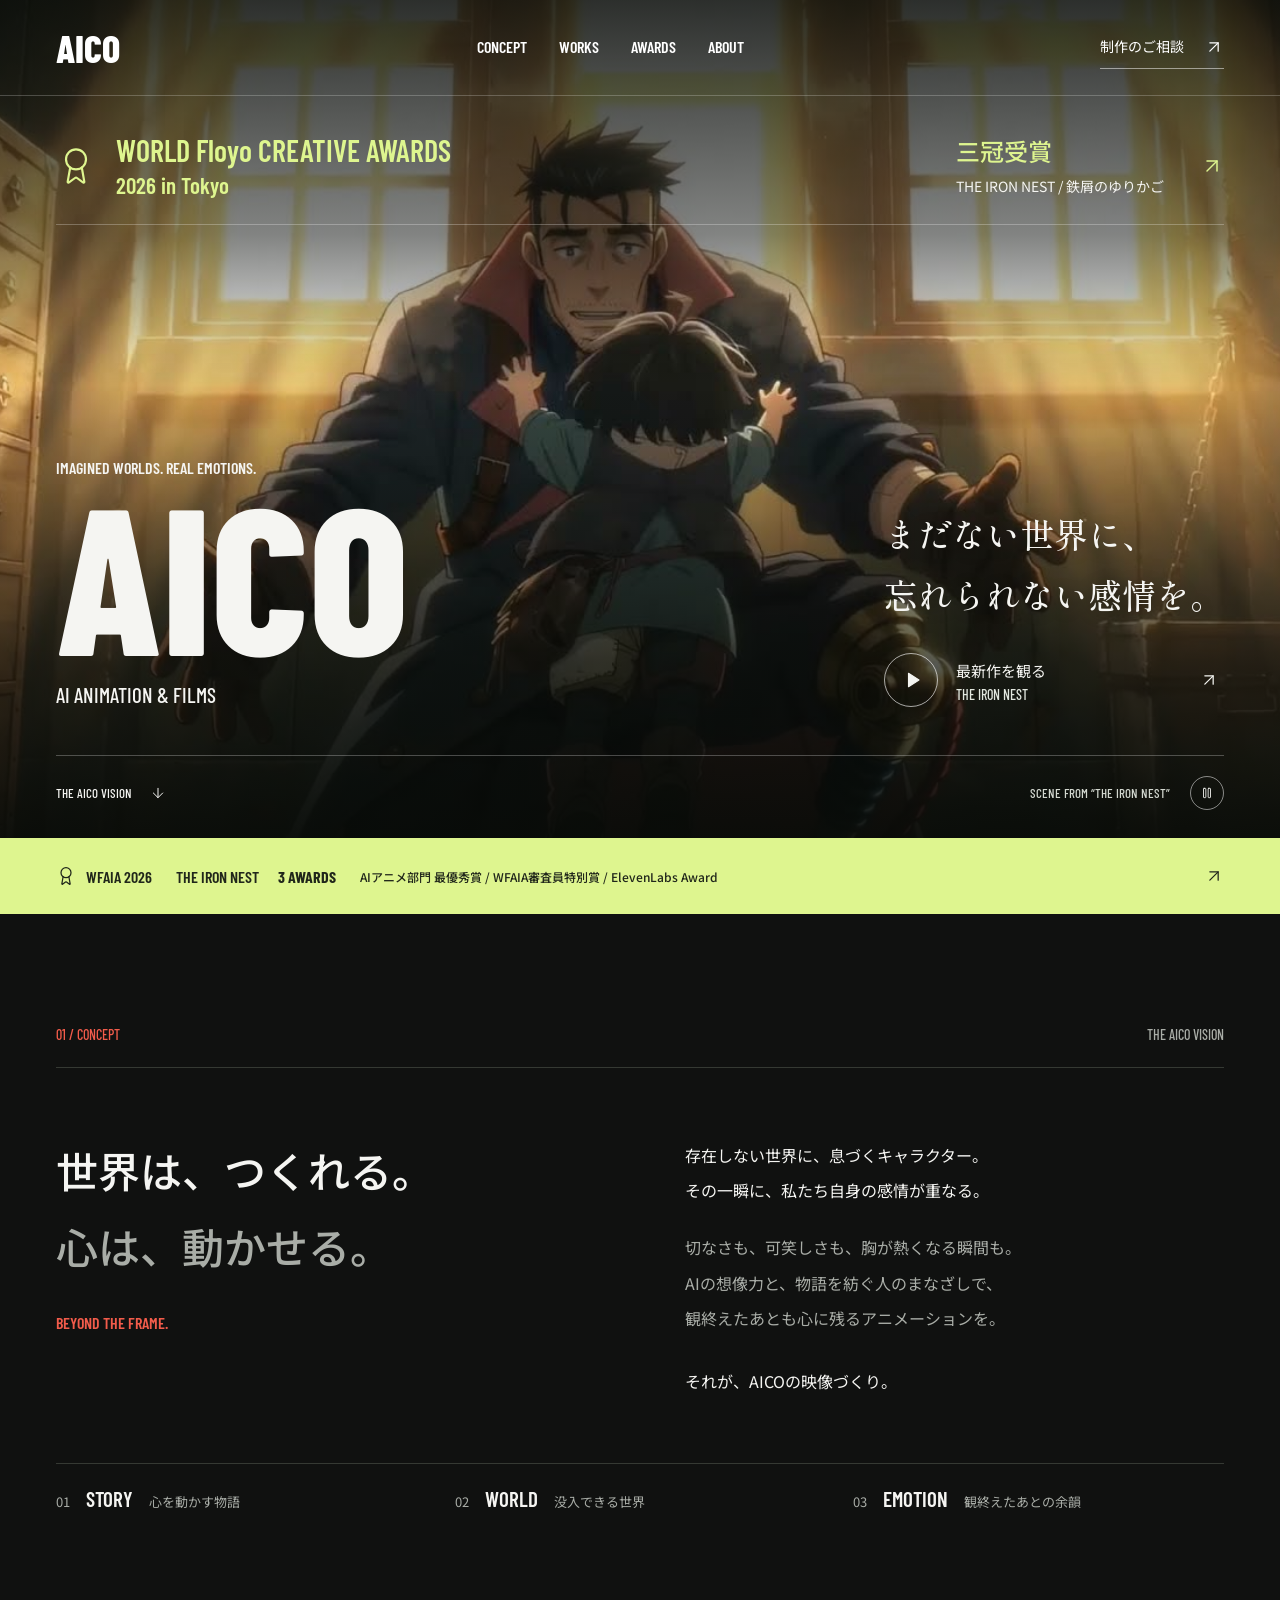
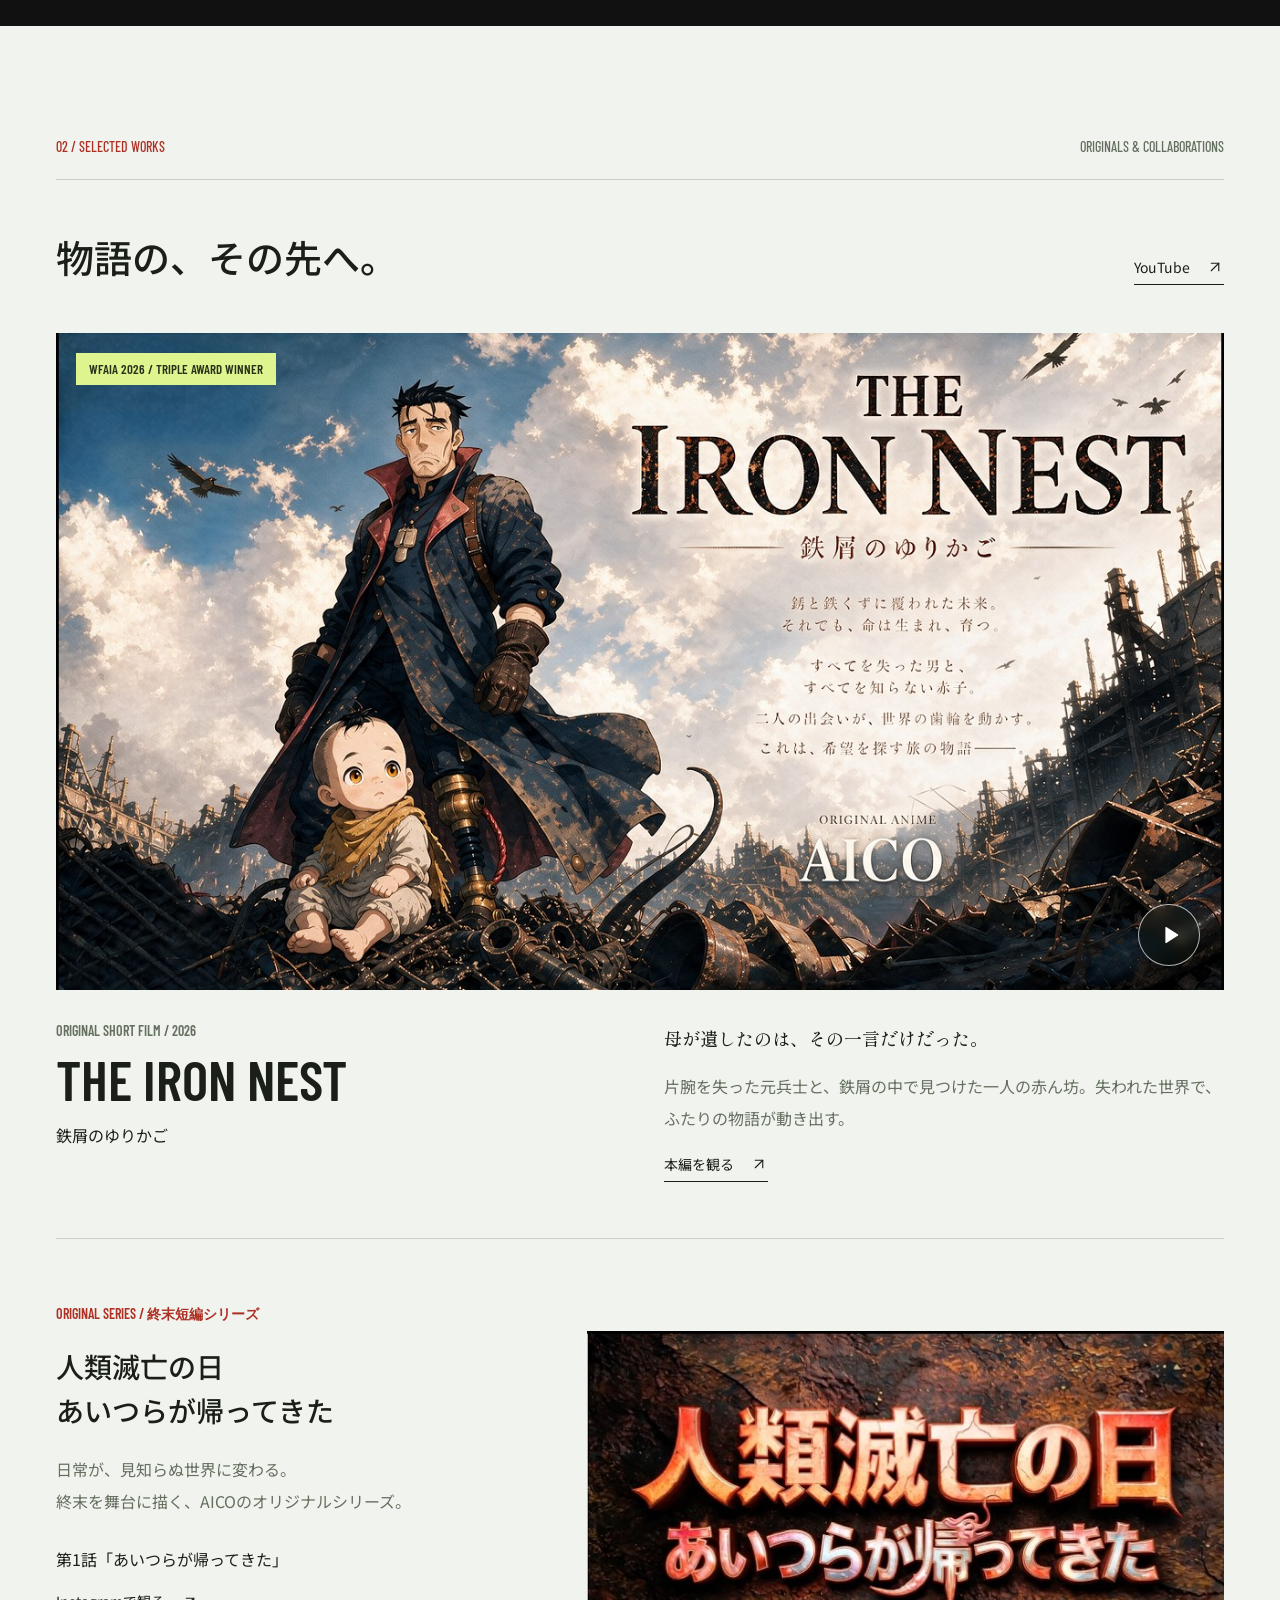
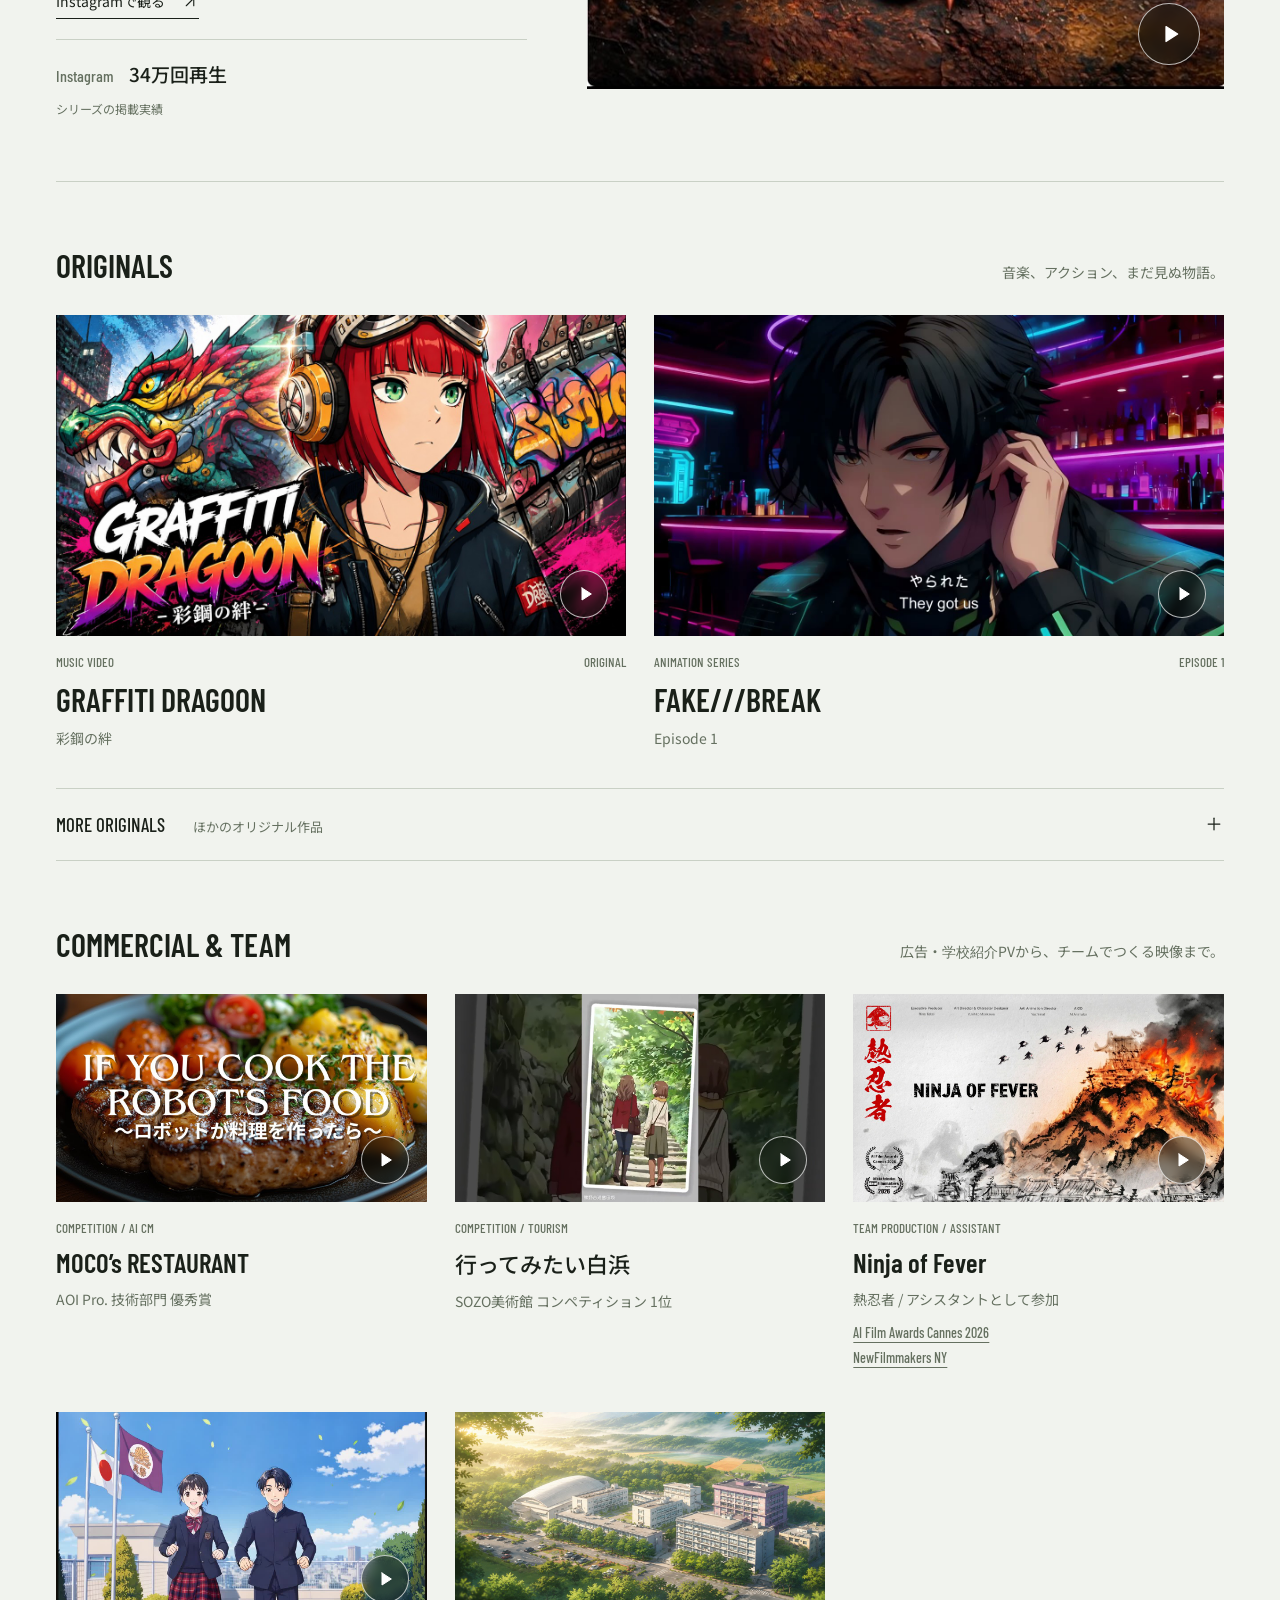
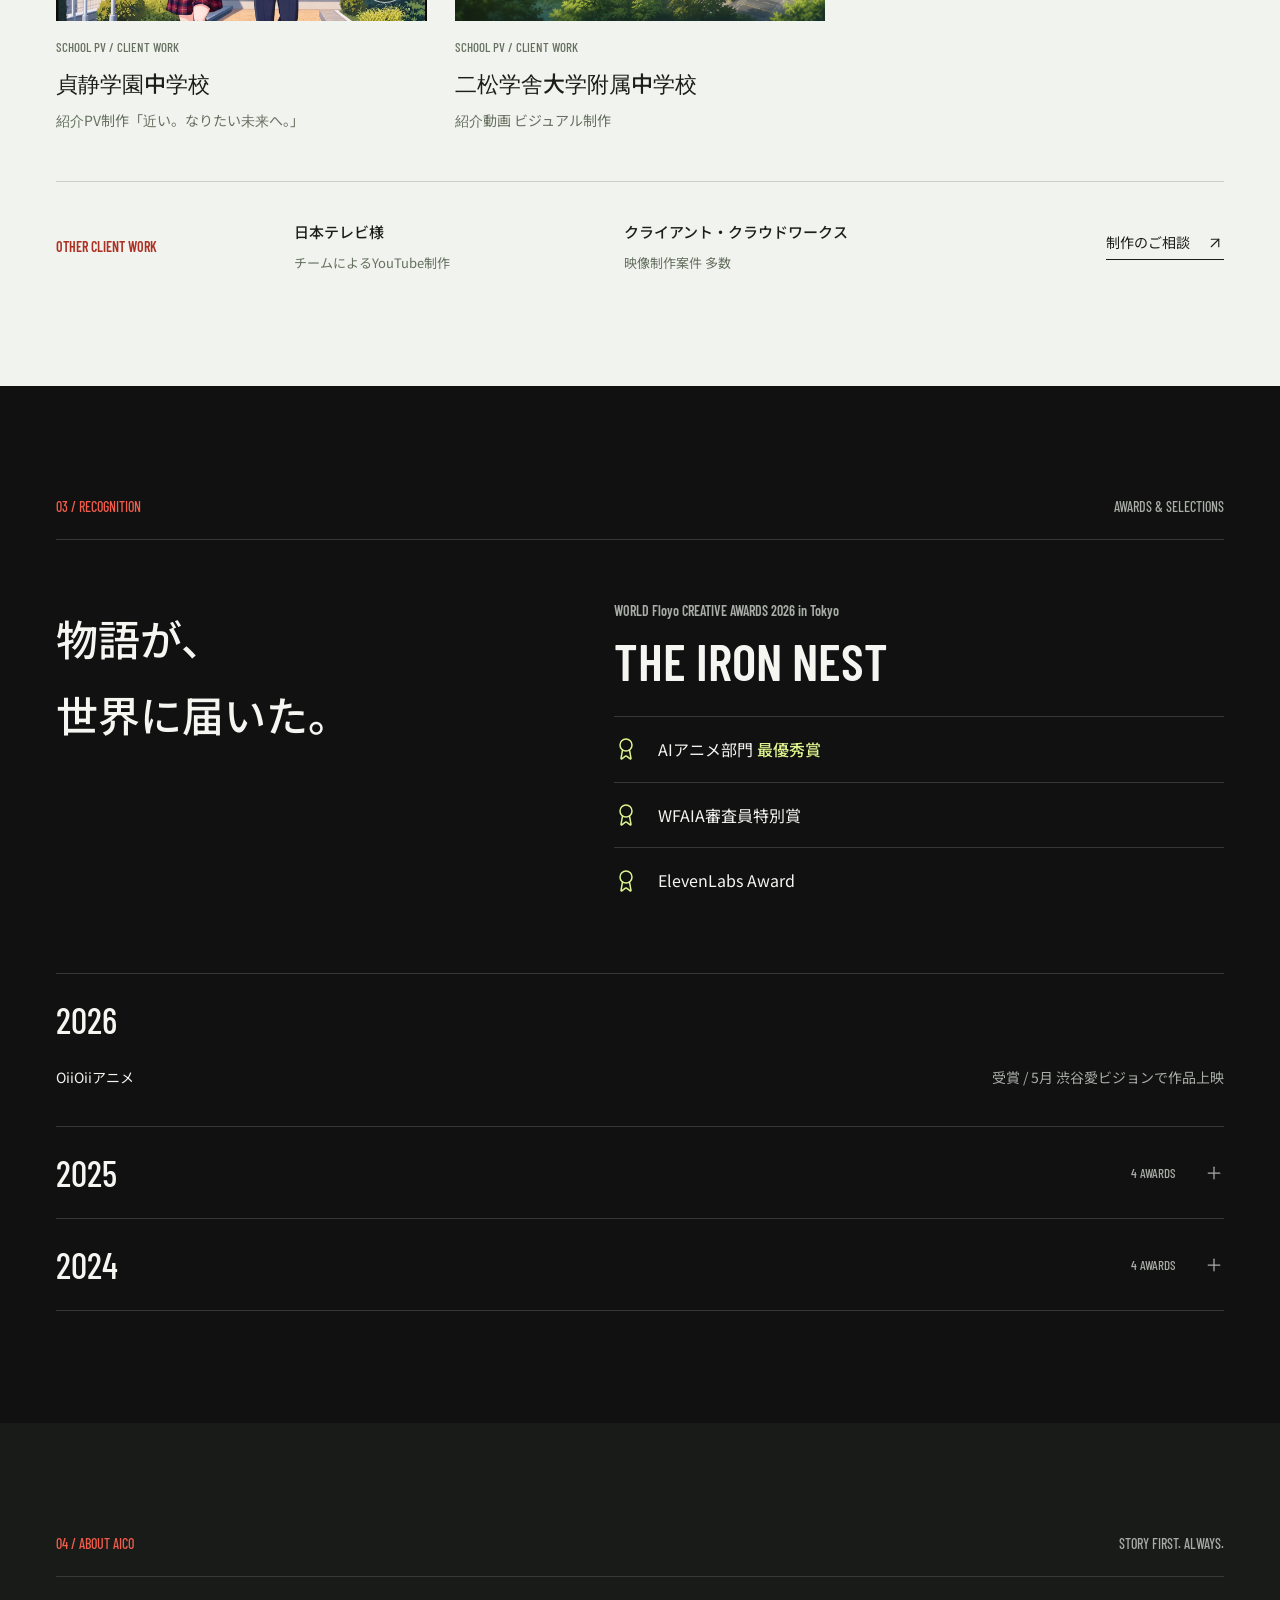
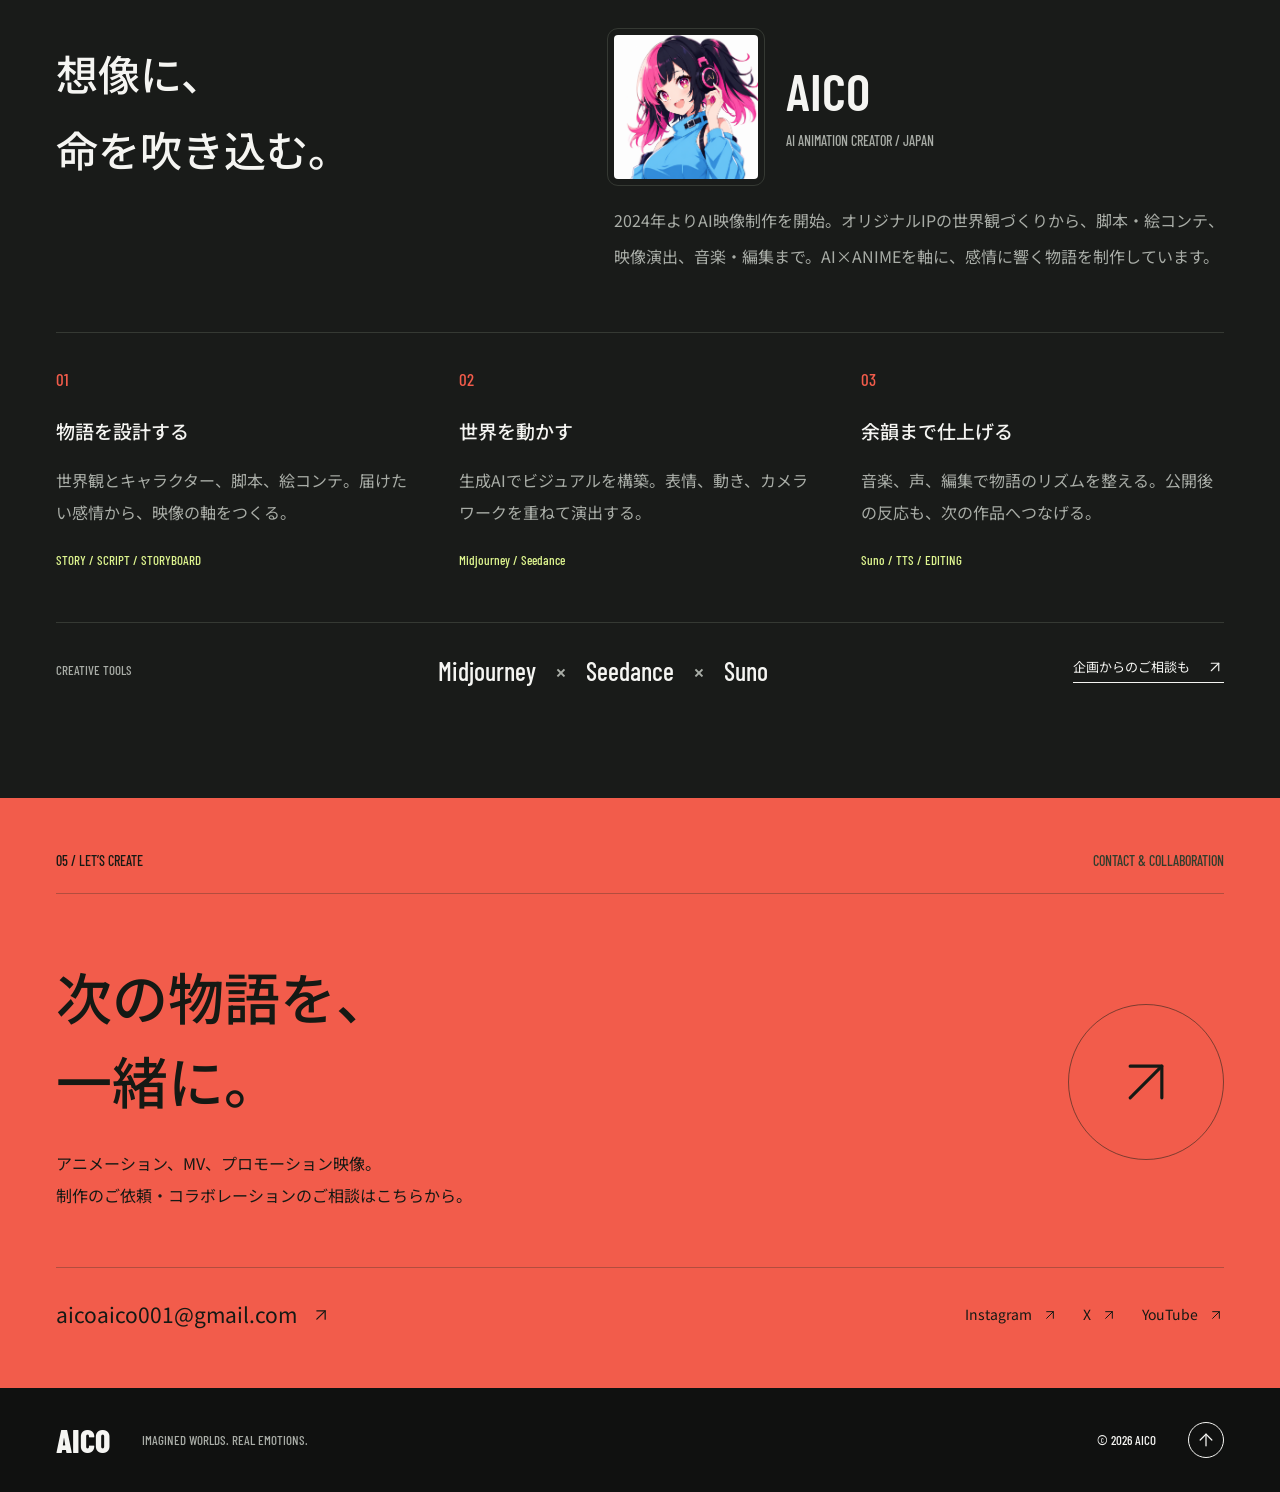
<file: index.html>
<!DOCTYPE html>
<html lang="ja">
<head>
  <meta charset="UTF-8">
  <meta name="viewport" content="width=device-width, initial-scale=1">
  <meta name="theme-color" content="#101110">
  <meta name="referrer" content="strict-origin-when-cross-origin">
  <title>AICO | まだない世界に、忘れられない感情を。</title>
  <meta name="description" content="AIアニメーション作家 AICO。まだない世界に、忘れられない感情を。WFAIA 2026三冠の『THE IRON NEST』をはじめ、オリジナルアニメ、MV、クライアントワークを制作。">
  <link rel="icon" href="favicon.svg" type="image/svg+xml">
  <link rel="preload" as="font" type="font/woff2" href="assets/barlow-3.woff2" crossorigin>
  <link rel="stylesheet" href="fonts.css">
  <link rel="preload" as="image" href="assets/iron-maxres3.jpg" fetchpriority="high">
  <link rel="stylesheet" href="style.css">
  <script src="assets/lucide.min.js" defer></script>
  <script src="main.js" defer></script>
</head>
<body>
  <a class="skip-link" href="#main">本文へ</a>
  <header class="site-header" id="site-header">
    <a class="wordmark" href="#top" aria-label="AICO トップへ">AICO</a>
    <nav class="desktop-nav" aria-label="メインナビゲーション"><a href="#concept">CONCEPT</a><a href="#works">WORKS</a><a href="#awards">AWARDS</a><a href="#about">ABOUT</a></nav>
    <a class="header-contact" href="#contact">制作のご相談 <i data-lucide="arrow-up-right" aria-hidden="true"></i></a>
    <button class="icon-button menu-toggle" id="menu-toggle" type="button" aria-label="メニューを開く" aria-expanded="false" aria-controls="mobile-nav" title="メニュー"><i data-lucide="menu" aria-hidden="true"></i></button>
    <nav id="mobile-nav" class="mobile-nav" aria-label="モバイルナビゲーション" hidden><a href="#concept">CONCEPT <span>コンセプト</span></a><a href="#works">WORKS <span>作品</span></a><a href="#awards">AWARDS <span>受賞歴</span></a><a href="#about">ABOUT <span>AICOについて</span></a><a href="#contact">CONTACT <span>制作のご相談</span></a></nav>
  </header>
  <main id="main">
    <section class="hero" id="top" aria-label="AICO AI Animation & Films">
      <div class="hero-media" aria-hidden="true"><img class="hero-still" src="assets/iron-maxres3.jpg" alt="" width="1280" height="720" fetchpriority="high"></div>
      <a class="hero-accolade" href="#awards" aria-label="WORLD Floyo CREATIVE AWARDS 2026 in Tokyo 三冠受賞の詳細へ">
        <i data-lucide="award" aria-hidden="true"></i>
        <span class="hero-accolade-title"><span>WORLD Floyo CREATIVE AWARDS</span><span>2026 in Tokyo</span></span>
        <span class="hero-accolade-result"><strong>三冠受賞</strong><span>THE IRON NEST / 鉄屑のゆりかご</span></span>
        <i class="accolade-arrow" data-lucide="arrow-up-right" aria-hidden="true"></i>
      </a>
      <div class="hero-content">
        <div class="hero-identity"><p class="eyebrow">IMAGINED WORLDS. REAL EMOTIONS.</p><h1>AICO</h1><p class="hero-role">AI ANIMATION &amp; FILMS</p></div>
        <div class="hero-statement"><p class="hero-concept">まだない世界に、<br>忘れられない感情を。</p><a class="watch-link" href="https://www.youtube.com/watch?v=h-4i_7Ld2OE" data-film="h-4i_7Ld2OE" data-title="THE IRON NEST / 鉄屑のゆりかご" aria-label="最新作 THE IRON NESTを観る"><span class="play-circle"><i data-lucide="play" aria-hidden="true"></i></span><span>最新作を観る<small>THE IRON NEST</small></span><i data-lucide="arrow-up-right" aria-hidden="true"></i></a></div>
      </div>
      <div class="hero-bottom"><a href="#concept">THE AICO VISION <i data-lucide="arrow-down" aria-hidden="true"></i></a><span class="hero-credit">SCENE FROM “THE IRON NEST”</span><button class="icon-button motion-toggle" id="motion-toggle" aria-label="背景の動きを一時停止" aria-pressed="false" title="背景の動きを一時停止" type="button"><i data-lucide="pause" aria-hidden="true"></i></button></div>
    </section>
    <a class="recognition-strip" href="#awards"><span class="recognition-label"><i data-lucide="award" aria-hidden="true"></i> WFAIA 2026</span><span>THE IRON NEST <b>3 AWARDS</b></span><span class="recognition-detail">AIアニメ部門 最優秀賞 / WFAIA審査員特別賞 / ElevenLabs Award</span><i data-lucide="arrow-up-right" aria-hidden="true"></i></a>
    <section class="section concept-section" id="concept">
      <div class="section-index"><span>01 / CONCEPT</span><span>THE AICO VISION</span></div>
      <div class="concept-layout"><div class="concept-title"><h2>世界は、つくれる。<br><span>心は、動かせる。</span></h2><p class="concept-english">BEYOND THE FRAME.</p></div><div class="concept-copy"><p>存在しない世界に、息づくキャラクター。<br>その一瞬に、私たち自身の感情が重なる。</p><p>切なさも、可笑しさも、胸が熱くなる瞬間も。<br>AIの想像力と、物語を紡ぐ人のまなざしで、<br>観終えたあとも心に残るアニメーションを。</p><p class="concept-signature">それが、AICOの映像づくり。</p></div></div>
      <div class="concept-values"><span>01 <b>STORY</b> 心を動かす物語</span><span>02 <b>WORLD</b> 没入できる世界</span><span>03 <b>EMOTION</b> 観終えたあとの余韻</span></div>
    </section>
    <section class="section works-section" id="works">
      <div class="section-index"><span>02 / SELECTED WORKS</span><span>ORIGINALS &amp; COLLABORATIONS</span></div>
      <div class="section-heading"><h2>物語の、その先へ。</h2><a class="text-link" href="https://www.youtube.com/@ai_anime_AICO" target="_blank" rel="noopener">YouTube <i data-lucide="arrow-up-right" aria-hidden="true"></i></a></div>
      <article class="featured-film" id="featured">
        <a class="film-image featured-image" href="https://www.youtube.com/watch?v=h-4i_7Ld2OE" data-film="h-4i_7Ld2OE" data-title="THE IRON NEST / 鉄屑のゆりかご" aria-label="THE IRON NEST 鉄屑のゆりかごを再生"><img src="assets/h-4i_7Ld2OE.jpg" width="1280" height="720" alt="鉄屑の世界に立つ元兵士と赤ん坊。THE IRON NESTのポスター" loading="lazy"><span class="film-badge">WFAIA 2026 / TRIPLE AWARD WINNER</span><span class="image-play"><i data-lucide="play" aria-hidden="true"></i></span></a>
        <div class="featured-info"><div><p class="eyebrow">ORIGINAL SHORT FILM / 2026</p><h3>THE IRON NEST</h3><p class="film-jp">鉄屑のゆりかご</p></div><div class="featured-description"><p class="logline">母が遺したのは、その一言だけだった。</p><p>片腕を失った元兵士と、鉄屑の中で見つけた一人の赤ん坊。失われた世界で、ふたりの物語が動き出す。</p><a class="text-link" href="https://www.youtube.com/watch?v=h-4i_7Ld2OE" data-film="h-4i_7Ld2OE" data-title="THE IRON NEST / 鉄屑のゆりかご">本編を観る <i data-lucide="arrow-up-right" aria-hidden="true"></i></a></div></div>
      </article>
      <div id="additional-works">
        <article class="series-feature" id="videos">
          <div class="series-copy"><p class="eyebrow">ORIGINAL SERIES / 終末短編シリーズ</p><h3>人類滅亡の日<br>あいつらが帰ってきた</h3><p>日常が、見知らぬ世界に変わる。<br>終末を舞台に描く、AICOのオリジナルシリーズ。</p><p class="episode-label">第1話「あいつらが帰ってきた」</p><a class="text-link" href="https://www.instagram.com/reel/DZKYTdDCmfH/" target="_blank" rel="noopener" aria-label="人類滅亡の日あいつらが帰ってきた 第1話をInstagramで観る（新しいタブ）">Instagramで観る <i data-lucide="arrow-up-right" aria-hidden="true"></i></a><p class="series-stat">Instagram <strong>34万回再生</strong><span>シリーズの掲載実績</span></p></div>
          <a class="film-image" href="https://www.instagram.com/reel/DZKYTdDCmfH/" target="_blank" rel="noopener" aria-label="人類滅亡の日あいつらが帰ってきた 第1話をInstagramで観る（新しいタブ）"><img src="assets/ykMIA1uqmKk.jpg" width="640" height="480" loading="lazy" alt="人類滅亡の日あいつらが帰ってきたのタイトルビジュアル"><span class="image-play"><i data-lucide="play" aria-hidden="true"></i></span></a>
        </article>
        <div class="works-subheading"><h3>ORIGINALS</h3><p>音楽、アクション、まだ見ぬ物語。</p></div>
        <div class="film-grid">
          <article class="film-item"><a class="film-image" href="https://www.youtube.com/watch?v=5lQveOvMK58" data-film="5lQveOvMK58" data-title="GRAFFITI DRAGOON / 彩鋼の絆" aria-label="GRAFFITI DRAGOON 彩鋼の絆を再生"><img src="assets/5lQveOvMK58.jpg" width="1280" height="720" alt="赤い髪の少女と色鮮やかなドラゴン。GRAFFITI DRAGOONのビジュアル" loading="lazy"><span class="image-play"><i data-lucide="play" aria-hidden="true"></i></span></a><div class="film-meta"><span>MUSIC VIDEO</span><span>ORIGINAL</span></div><h4>GRAFFITI DRAGOON</h4><p>彩鋼の絆</p></article>
          <article class="film-item"><a class="film-image" href="https://www.youtube.com/watch?v=3lzOAp7yBGw" data-film="3lzOAp7yBGw" data-title="FAKE///BREAK / Episode 1" aria-label="FAKE BREAK Episode 1を再生"><img src="assets/3lzOAp7yBGw.jpg" width="1280" height="720" alt="ネオンに照らされた男性。FAKE BREAKのワンシーン" loading="lazy"><span class="image-play"><i data-lucide="play" aria-hidden="true"></i></span></a><div class="film-meta"><span>ANIMATION SERIES</span><span>EPISODE 1</span></div><h4>FAKE///BREAK</h4><p>Episode 1</p></article>
        </div>
        <details class="more-works"><summary><span>MORE ORIGINALS <small>ほかのオリジナル作品</small></span><i data-lucide="plus" aria-hidden="true"></i></summary><div class="film-grid archive-grid">
          <article class="film-item"><a class="film-image" href="https://www.youtube.com/watch?v=GFlXmtO8fdo" data-film="GFlXmtO8fdo" data-title="GRID BREAK / 第1話 カクカクした世界" aria-label="GRID BREAK 第1話を再生"><img src="assets/GFlXmtO8fdo.jpg" width="1280" height="720" alt="カラフルな街に立つ3人のキャラクター。GRID BREAK" loading="lazy"><span class="image-play"><i data-lucide="play" aria-hidden="true"></i></span></a><div class="film-meta"><span>ANIMATION SERIES</span></div><h4>GRID BREAK</h4><p>第1話「カクカクした世界」</p></article>
          <article class="film-item"><a class="film-image" href="https://www.youtube.com/watch?v=SpkhJHE39X0" data-film="SpkhJHE39X0" data-title="副社長のキスはコンプライアンス違反" aria-label="副社長のキスはコンプライアンス違反を再生"><img src="assets/SpkhJHE39X0.jpg" width="1280" height="720" alt="副社長のキスはコンプライアンス違反のサムネイル" loading="lazy"><span class="image-play"><i data-lucide="play" aria-hidden="true"></i></span></a><div class="film-meta"><span>MUSIC VIDEO</span></div><h4 class="jp-title">副社長のキスは<br>コンプライアンス違反</h4><p>恋愛ミュージックビデオ</p></article>
          <article class="film-item"><a class="film-image" href="https://www.youtube.com/watch?v=M57Npr_CZPs" data-film="M57Npr_CZPs" data-title="FUEL YOUR FIRE / その魂に火をつけろ" aria-label="FUEL YOUR FIREを再生"><img src="assets/M57Npr_CZPs.jpg" width="1280" height="720" alt="FUEL YOUR FIREのサムネイル" loading="lazy"><span class="image-play"><i data-lucide="play" aria-hidden="true"></i></span></a><div class="film-meta"><span>ORIGINAL FILM</span></div><h4>FUEL YOUR FIRE</h4><p>その魂に火をつけろ</p></article>
          <article class="film-item"><a class="film-image" href="https://www.youtube.com/watch?v=qctohqSj3hY" data-film="qctohqSj3hY" data-title="江東区で見つけた、私だけの宝物。" aria-label="江東区で見つけた、私だけの宝物を再生"><img src="assets/qctohqSj3hY.jpg" width="1280" height="720" alt="江東区で見つけた、私だけの宝物のサムネイル" loading="lazy"><span class="image-play"><i data-lucide="play" aria-hidden="true"></i></span></a><div class="film-meta"><span>ANIMATION</span></div><h4 class="jp-title">江東区で見つけた、<br>私だけの宝物。</h4></article>
          <article class="film-item"><a class="film-image" href="https://www.youtube.com/watch?v=7ymMdCcXnjM" data-film="7ymMdCcXnjM" data-title="役立たずの無能令嬢 午前0時に真の力に目覚める" aria-label="役立たずの無能令嬢を再生"><img src="assets/7ymMdCcXnjM.jpg" width="1280" height="720" alt="役立たずの無能令嬢のサムネイル" loading="lazy"><span class="image-play"><i data-lucide="play" aria-hidden="true"></i></span></a><div class="film-meta"><span>ANIMATION</span></div><h4 class="jp-title">役立たずの無能令嬢</h4><p>午前0時に真の力に目覚める</p></article>
        </div></details>
        <div class="works-subheading commercial-heading"><h3>COMMERCIAL &amp; TEAM</h3><p>広告・学校紹介PVから、チームでつくる映像まで。</p></div>
        <div class="film-grid team-grid">
          <article class="film-item"><a class="film-image" href="https://www.youtube.com/watch?v=PqDHkzp3QYo" data-film="PqDHkzp3QYo" data-title="MOCO’s RESTAURANT" aria-label="MOCO’s RESTAURANTを再生"><img src="assets/PqDHkzp3QYo.jpg" width="1280" height="720" alt="MOCO’s RESTAURANTのサムネイル" loading="lazy"><span class="image-play"><i data-lucide="play" aria-hidden="true"></i></span></a><div class="film-meta"><span>COMPETITION / AI CM</span></div><h4>MOCO’s RESTAURANT</h4><p>AOI Pro. 技術部門 優秀賞</p></article>
          <article class="film-item"><a class="film-image" href="https://www.youtube.com/watch?v=7KFCqpCxeos" data-film="7KFCqpCxeos" data-title="行ってみたい白浜" aria-label="行ってみたい白浜を再生"><img src="assets/7KFCqpCxeos.jpg" width="1280" height="720" alt="行ってみたい白浜のサムネイル" loading="lazy"><span class="image-play"><i data-lucide="play" aria-hidden="true"></i></span></a><div class="film-meta"><span>COMPETITION / TOURISM</span></div><h4 class="jp-title">行ってみたい白浜</h4><p>SOZO美術館 コンペティション 1位</p></article>
          <article class="film-item"><a class="film-image" href="https://www.youtube.com/watch?v=iWLeylAbLgI" data-film="iWLeylAbLgI" data-title="Ninja of Fever / 熱忍者" aria-label="Ninja of Fever 熱忍者を再生"><img src="assets/iWLeylAbLgI.jpg" width="1280" height="720" alt="Ninja of Fever 熱忍者のサムネイル" loading="lazy"><span class="image-play"><i data-lucide="play" aria-hidden="true"></i></span></a><div class="film-meta"><span>TEAM PRODUCTION / ASSISTANT</span></div><h4>Ninja of Fever</h4><p>熱忍者 / アシスタントとして参加</p><p class="team-credit"><a href="https://www.filmawards.ai" target="_blank" rel="noopener">AI Film Awards Cannes 2026</a><br><a href="https://x.com/newfilmmakersny" target="_blank" rel="noopener">NewFilmmakers NY</a></p></article>
          <article class="film-item"><a class="film-image" href="https://youtu.be/Vao-3ByetIE" data-film="Vao-3ByetIE" data-title="貞静学園中学校 紹介PV" aria-label="貞静学園中学校 紹介PVを再生"><img src="assets/Vao-3ByetIE.jpg" width="1280" height="720" alt="貞静学園中学校 紹介PVのワンシーン。制服姿の生徒2人が屋上で笑顔を見せる" loading="lazy"><span class="image-play"><i data-lucide="play" aria-hidden="true"></i></span></a><div class="film-meta"><span>SCHOOL PV / CLIENT WORK</span></div><h4 class="jp-title">貞静学園中学校</h4><p>紹介PV制作「近い。なりたい未来へ。」</p></article>
          <article class="film-item"><div class="film-image"><img src="assets/nisshogakusha.jpg" width="1280" height="720" alt="二松学舎大学附属中学校の校舎と周辺の緑を描いた俯瞰イラスト" loading="lazy"></div><div class="film-meta"><span>SCHOOL PV / CLIENT WORK</span></div><h4 class="jp-title">二松学舎大学附属中学校</h4><p>紹介動画 ビジュアル制作</p></article>
        </div>
        <div class="client-work"><p class="eyebrow">OTHER CLIENT WORK</p><div><h3>日本テレビ様</h3><p>チームによるYouTube制作</p></div><div><h3>クライアント・クラウドワークス</h3><p>映像制作案件 多数</p></div><a class="text-link" href="#contact">制作のご相談 <i data-lucide="arrow-up-right" aria-hidden="true"></i></a></div>
      </div>
    </section>
    <section class="section awards-section" id="awards">
      <div class="section-index"><span>03 / RECOGNITION</span><span>AWARDS &amp; SELECTIONS</span></div>
      <div class="awards-lead"><h2>物語が、<br>世界に届いた。</h2><div><p class="eyebrow">WORLD Floyo CREATIVE AWARDS 2026 in Tokyo</p><h3>THE IRON NEST</h3><ul class="major-awards"><li><i data-lucide="award" aria-hidden="true"></i><span>AIアニメ部門 <strong>最優秀賞</strong></span></li><li><i data-lucide="award" aria-hidden="true"></i><span>WFAIA審査員特別賞</span></li><li><i data-lucide="award" aria-hidden="true"></i><span>ElevenLabs Award</span></li></ul></div></div>
      <div class="awards-history" id="awards-history">
        <div class="award-year"><h3>2026</h3><ul><li><span>OiiOiiアニメ</span><span>受賞 / 5月 渋谷愛ビジョンで作品上映</span></li></ul></div>
        <details class="award-year"><summary><span>2025</span><span>4 AWARDS <i data-lucide="plus" aria-hidden="true"></i></span></summary><ul><li><span>SOZO美術館 / 和歌山県白浜町</span><span>1位受賞</span></li><li><span>DOMO AI &amp; SEIIIRU杯</span><span>入賞</span></li><li><span>SOZO美術館 ミニコンペ</span><span>入賞</span></li><li><span>FlexClip × 内藤食品工業 CM</span><span>最優秀賞</span></li></ul></details>
        <details class="award-year"><summary><span>2024</span><span>4 AWARDS <i data-lucide="plus" aria-hidden="true"></i></span></summary><ul><li><span>奈良県 家族部門</span><span>ストーリー賞</span></li><li><span>SOZO美術館 / メトロアドエラ大阪万博</span><span>準グランプリ</span></li><li><span>AOI Pro. 技術部門</span><span>優秀賞</span></li><li><span>SOZO美術館『琥珀』天丼キャラコンペ</span><span>入賞</span></li></ul></details>
      </div>
    </section>
    <section class="section about-section" id="about"><div class="section-index"><span>04 / ABOUT AICO</span><span>STORY FIRST. ALWAYS.</span></div><div class="about-layout"><h2>想像に、<br>命を吹き込む。</h2><div class="about-profile"><div class="about-profile-head"><img class="about-avatar" src="assets/aico-profile.png" width="1254" height="1254" alt="ピンクと黒の髪にヘッドホンをつけた、AICOのキャラクターアイコン" loading="lazy" decoding="async"><p class="about-intro">AICO <span>AI ANIMATION CREATOR / JAPAN</span></p></div><p>2024年よりAI映像制作を開始。オリジナルIPの世界観づくりから、脚本・絵コンテ、映像演出、音楽・編集まで。AI×ANIMEを軸に、感情に響く物語を制作しています。</p></div></div>
      <div class="process-grid" id="process"><div><span class="process-number">01</span><h3>物語を設計する</h3><p>世界観とキャラクター、脚本、絵コンテ。届けたい感情から、映像の軸をつくる。</p><span class="process-tools">STORY / SCRIPT / STORYBOARD</span></div><div><span class="process-number">02</span><h3>世界を動かす</h3><p>生成AIでビジュアルを構築。表情、動き、カメラワークを重ねて演出する。</p><span class="process-tools">Midjourney / Seedance</span></div><div><span class="process-number">03</span><h3>余韻まで仕上げる</h3><p>音楽、声、編集で物語のリズムを整える。公開後の反応も、次の作品へつなげる。</p><span class="process-tools">Suno / TTS / EDITING</span></div></div>
      <div class="tools-line"><span>CREATIVE TOOLS</span><p>Midjourney <span>×</span> Seedance <span>×</span> Suno</p><a class="text-link" href="#contact">企画からのご相談も <i data-lucide="arrow-up-right" aria-hidden="true"></i></a></div>
    </section>
    <section class="contact-section" id="contact"><div class="section-index"><span>05 / LET’S CREATE</span><span>CONTACT &amp; COLLABORATION</span></div><div class="contact-main"><div><h2>次の物語を、<br>一緒に。</h2><p>アニメーション、MV、プロモーション映像。<br>制作のご依頼・コラボレーションのご相談はこちらから。</p></div><a class="contact-arrow" href="mailto:aicoaico001@gmail.com" aria-label="AICOへ制作相談のメールを送る" title="メールで制作を相談する"><i data-lucide="arrow-up-right" aria-hidden="true"></i></a></div><div class="contact-bottom"><a class="email-link" href="mailto:aicoaico001@gmail.com">aicoaico001@gmail.com <i data-lucide="arrow-up-right" aria-hidden="true"></i></a><div class="social-links"><a href="https://www.instagram.com/aico_fly/" target="_blank" rel="noopener">Instagram <i data-lucide="arrow-up-right" aria-hidden="true"></i></a><a href="https://x.com/AICO_fly" target="_blank" rel="noopener">X <i data-lucide="arrow-up-right" aria-hidden="true"></i></a><a href="https://www.youtube.com/@ai_anime_AICO" target="_blank" rel="noopener">YouTube <i data-lucide="arrow-up-right" aria-hidden="true"></i></a></div></div></section>
  </main>
  <footer><a class="wordmark" href="#top" aria-label="AICO トップへ">AICO</a><p>IMAGINED WORLDS. REAL EMOTIONS.</p><span>© 2026 AICO</span><a class="icon-button" href="#top" aria-label="ページの先頭へ" title="ページの先頭へ"><i data-lucide="arrow-up" aria-hidden="true"></i></a></footer>
  <dialog class="film-dialog" id="film-dialog" aria-labelledby="film-title"><div class="dialog-top"><h2 id="film-title"></h2><button class="icon-button" id="film-close" type="button" aria-label="映像を閉じる" title="閉じる"><i data-lucide="x" aria-hidden="true"></i></button></div><div class="film-player" id="film-player"></div><div class="dialog-bottom"><span>AI × ANIME × AICO</span><a class="text-link" id="youtube-fallback" href="https://www.youtube.com/@ai_anime_AICO" target="_blank" rel="noopener">YouTubeで観る <i data-lucide="arrow-up-right" aria-hidden="true"></i></a></div></dialog>
</body>
</html>
</file>
<file: fonts.css>
@font-face{font-family:'Barlow Condensed';font-style:normal;font-weight:500;font-display:swap;src:url('assets/barlow-0.woff2') format('woff2')}
@font-face{font-family:'Barlow Condensed';font-style:normal;font-weight:600;font-display:swap;src:url('assets/barlow-1.woff2') format('woff2')}
@font-face{font-family:'Barlow Condensed';font-style:normal;font-weight:700;font-display:swap;src:url('assets/barlow-2.woff2') format('woff2')}
@font-face{font-family:'Barlow Condensed';font-style:normal;font-weight:800;font-display:swap;src:url('assets/barlow-3.woff2') format('woff2')}
@font-face{font-family:'Noto Sans JP';font-style:normal;font-weight:400 800;font-display:swap;src:url('assets/noto-0.woff2') format('woff2')}
@font-face{font-family:'Shippori Mincho';font-style:normal;font-weight:500;font-display:swap;src:url('assets/mincho-0.woff2') format('woff2')}
@font-face{font-family:'Shippori Mincho';font-style:normal;font-weight:600;font-display:swap;src:url('assets/mincho-1.woff2') format('woff2')}
</file>
<file: style.css>
:root{--bg:#101110;--surface:#191b19;--ink:#f5f5f2;--muted:#a9ada7;--line:#353933;--accent:#f25c4b;--lime:#def58f;--paper:#f1f3ee;--pad:56px;--display:'Barlow Condensed',Arial,sans-serif;--body:'Noto Sans JP',sans-serif;--serif:'Shippori Mincho',serif;color-scheme:dark}
*{box-sizing:border-box;letter-spacing:0}html{scroll-behavior:smooth;scroll-padding-top:88px}body{margin:0;background:var(--bg);color:var(--ink);font-family:var(--body);font-size:16px;line-height:1.8;-webkit-font-smoothing:antialiased}body.modal-open{overflow:hidden}h1,h2,h3,p,ul{margin:0}ul{list-style:none;padding:0}a{color:inherit;text-decoration:none}button{font:inherit;color:inherit;cursor:pointer;border:0;background:none;padding:0}button,a{-webkit-tap-highlight-color:transparent;touch-action:manipulation}img{display:block;max-width:100%}svg{display:block;width:20px;height:20px;flex-shrink:0}button svg,a svg{pointer-events:none}a:focus-visible,button:focus-visible,summary:focus-visible{outline:2px solid var(--accent);outline-offset:6px}::selection{background:var(--accent);color:var(--bg)}[hidden]{display:none!important}
.skip-link{position:fixed;left:20px;top:-80px;z-index:1000;padding:12px 24px;background:var(--paper);color:var(--bg)}.skip-link:focus{top:12px}
.site-header{position:absolute;inset:0 0 auto;z-index:20;min-height:96px;display:flex;align-items:center;gap:40px;padding:18px var(--pad);border-bottom:1px solid #ffffff38;color:white}.wordmark{font-family:var(--display);font-weight:800;font-size:38px;line-height:1}.brand-dot{color:var(--accent)}.desktop-nav{display:flex;gap:32px;margin:auto;font-family:var(--display);font-weight:600;font-size:16px}.desktop-nav a,.social-links a{transition:color .2s}.desktop-nav a:hover,.social-links a:hover{color:var(--accent)}.header-contact{font-size:14px;display:flex;gap:20px;align-items:center;border-bottom:1px solid #ffffff80;padding:8px 0}.icon-button{width:44px;height:44px;display:inline-flex;align-items:center;justify-content:center;flex:none;border:1px solid currentColor;border-radius:50%;transition:background .2s,color .2s}.icon-button:hover{background:var(--ink);color:var(--bg)}.menu-toggle{display:none}.mobile-nav{position:absolute;top:100%;left:0;right:0;padding:20px var(--pad) 32px;background:var(--bg);border-bottom:1px solid var(--line)}.mobile-nav a{display:flex;justify-content:space-between;align-items:center;font:600 28px var(--display);padding:18px 0;border-bottom:1px solid var(--line)}.mobile-nav span{font:13px var(--body);color:var(--muted)}
.hero{position:relative;isolation:isolate;height:calc(100svh - 62px);min-height:650px;max-height:1050px;display:flex;flex-direction:column;justify-content:flex-end;padding:132px var(--pad) 28px;overflow:hidden;background:#292920}.hero-media{position:absolute;z-index:-2;inset:0;overflow:hidden}.hero-still{width:100%;height:100%;object-fit:cover;object-position:50% 43%;animation:scene-drift 18s ease-out both}.hero::after{content:"";z-index:-1;position:absolute;inset:0;background:linear-gradient(180deg,#080b085e 0%,transparent 25%,transparent 43%,#080b08ad 79%,#080b08ef 100%);pointer-events:none}.hero-video{position:absolute;inset:0;opacity:0;transition:opacity 1.2s}.hero-video.is-playing{opacity:1}.hero-video iframe{position:absolute;width:max(100%,177.778vh);height:max(100%,56.25vw);top:50%;left:50%;transform:translate(-50%,-50%);border:0;pointer-events:none}.hero-topline{position:absolute;top:128px;left:var(--pad);right:var(--pad);display:flex;justify-content:space-between;font:500 13px var(--display);color:#ffffffdd}.hero-content{display:grid;grid-template-columns:1fr 1fr;gap:48px;align-items:end;padding-bottom:48px}.hero-identity{animation:arrival 1s .1s both}.eyebrow{font-family:var(--display);font-weight:600;font-size:14px;line-height:1.5}.hero-identity .eyebrow{font-size:16px;margin-bottom:10px}.hero h1{font-family:var(--display);font-weight:800;font-size:208px;line-height:.8}.hero h1 span{color:var(--accent)}.hero-role{font:500 21px var(--display);margin-top:26px}.hero-statement{justify-self:end;max-width:450px;animation:arrival 1s .28s both}.hero-concept{font-family:var(--serif);font-size:34px;font-weight:500;line-height:1.8;text-shadow:0 2px 16px #0005}.watch-link{display:flex;gap:18px;align-items:center;max-width:335px;margin-top:28px;font-size:15px}.watch-link>svg{margin-left:auto}.watch-link small{display:block;font:500 14px var(--display);margin-top:2px;color:#e2e7df}.play-circle{width:54px;height:54px;border:1px solid #ffffffa1;border-radius:50%;display:grid;place-items:center;transition:background .3s,transform .3s}.play-circle svg{width:18px;height:18px;fill:currentColor;margin-left:3px}.watch-link:hover .play-circle{background:var(--accent);border-color:var(--accent);transform:scale(1.08)}.hero-bottom{display:flex;align-items:center;justify-content:space-between;border-top:1px solid #ffffff42;padding-top:20px;font:500 13px var(--display);gap:20px}.hero-bottom>a{display:flex;align-items:center;gap:16px}.hero-bottom>a svg{height:16px}.hero-credit{margin-left:auto;color:#d3d8d0}.hero-bottom .icon-button{width:34px;height:34px;border-color:#ffffff80}.hero-bottom .icon-button svg{width:14px;height:14px}.is-paused .hero-still{animation-play-state:paused}
.recognition-strip{min-height:76px;padding:20px var(--pad);display:flex;align-items:center;justify-content:space-between;gap:24px;background:var(--lime);color:#20261a;font:600 16px var(--display)}.recognition-label{display:flex;align-items:center;gap:10px;white-space:nowrap}.recognition-strip b{margin-left:16px}.recognition-detail{font:500 12px var(--body)}.recognition-strip>svg{margin-left:auto}
.section{padding:112px var(--pad)}.section-index{display:flex;justify-content:space-between;gap:20px;padding-bottom:24px;border-bottom:1px solid var(--line);font:500 14px var(--display)}.section-index>span:first-child{color:var(--accent)}.section-index>span:last-child{color:var(--muted)}.concept-layout{display:grid;grid-template-columns:1.05fr 1fr;gap:64px;padding:64px 0}.concept-title h2{font-size:42px;line-height:1.8;font-weight:500}.concept-title h2 span{color:var(--muted)}.concept-english{font:600 16px var(--display);color:var(--accent);margin-top:30px}.concept-copy{padding-top:6px;line-height:2.2}.concept-copy p+p{margin-top:22px;color:var(--muted)}.concept-copy .concept-signature{color:var(--ink);margin-top:28px}.concept-values{display:grid;grid-template-columns:repeat(3,1fr);gap:28px;border-top:1px solid var(--line);padding-top:22px}.concept-values>span{display:flex;align-items:baseline;gap:16px;font-size:13px;color:var(--muted)}.concept-values b{font:600 21px var(--display);color:var(--ink)}
.works-section{background:var(--paper);color:#1a2019;--muted:#657060;--line:#c9d0c5;--accent:#ad3023;color-scheme:light}.section-heading{display:flex;align-items:end;justify-content:space-between;gap:30px;margin:48px 0}.section-heading h2{font-weight:500;font-size:38px;line-height:1.5}.text-link{display:inline-flex;align-items:center;gap:16px;font-size:14px;line-height:1.5;border-bottom:1px solid currentColor;padding-bottom:6px}.text-link:hover{color:var(--accent)}.text-link svg{width:18px;height:18px}.film-image{display:block;position:relative;overflow:hidden;background:#262d25;aspect-ratio:16/9}.film-image>img{width:100%;height:100%;object-fit:cover;transition:transform .7s cubic-bezier(.2,.65,.3,1)}.film-image:hover>img{transform:scale(1.035)}.film-badge{position:absolute;top:20px;left:20px;max-width:calc(100% - 40px);padding:8px 13px;background:var(--lime);color:#263017;font:600 13px var(--display)}.image-play{position:absolute;right:24px;bottom:24px;width:62px;height:62px;display:grid;place-items:center;border:1px solid #ffffffb0;border-radius:50%;background:#10181066;color:white;backdrop-filter:blur(6px);transition:background .2s,transform .2s}.image-play svg{width:20px;height:20px;fill:currentColor;margin-left:3px}.film-image:hover .image-play{background:var(--accent);transform:scale(1.06)}.featured-info{display:grid;grid-template-columns:1fr 1fr;gap:48px;padding:30px 0 56px;border-bottom:1px solid var(--line)}.featured-info .eyebrow{color:var(--muted);margin-bottom:8px}.featured-info h3{font:600 56px/1.08 var(--display)}.film-jp{font-size:16px;margin-top:12px}.featured-description p{color:var(--muted);font-size:15px;line-height:2}.featured-description .logline{font-size:18px;color:#1a2019;font-family:var(--serif);margin-bottom:14px}.featured-description .text-link{margin-top:20px}
.awards-lead{display:grid;grid-template-columns:1fr 1.25fr;gap:70px;padding:60px 0}.awards-lead h2,.about-layout>h2{font-size:42px;line-height:1.8;font-weight:500}.awards-lead .eyebrow{color:var(--muted)}.awards-lead h3{font:600 52px/1.2 var(--display);margin-top:8px}.major-awards{margin-top:24px}.major-awards li{display:flex;align-items:center;gap:20px;border-top:1px solid var(--line);padding:18px 0}.major-awards svg{color:var(--lime);width:24px;height:24px}.major-awards strong{color:var(--lime);font-weight:500}
.about-section{background:var(--surface)}.about-layout{display:grid;grid-template-columns:1fr 1.25fr;gap:70px;padding:58px 0}.about-layout>div>p:last-child{color:var(--muted);line-height:2.2;margin-top:24px}.about-intro{font:600 52px/1 var(--display)}.about-intro span{display:block;font:500 14px var(--display);margin-top:20px}
.contact-section{background:var(--accent);color:#151914;padding:54px var(--pad);--line:#222c214d;--muted:#303d2d}.contact-section .section-index>span:first-child{color:#151914}.contact-main{display:flex;align-items:center;justify-content:space-between;gap:50px;padding:60px 0 56px}.contact-main h2{font-weight:500;font-size:56px;line-height:1.5}.contact-main p{font-size:15px;line-height:2;margin-top:25px}.contact-arrow{border:1px solid #17211788;border-radius:50%;width:156px;height:156px;display:grid;place-items:center;flex-shrink:0;transition:background .3s,transform .3s}.contact-arrow svg{width:76px;height:76px;stroke-width:1}.contact-arrow:hover{background:#151914;color:var(--accent);transform:rotate(8deg)}.contact-bottom{display:flex;justify-content:space-between;align-items:center;gap:30px;padding-top:28px;border-top:1px solid var(--line)}.email-link{display:flex;gap:14px;align-items:center;font-size:21px;overflow-wrap:anywhere}.social-links{display:flex;gap:25px;font-size:14px}.social-links a{display:flex;gap:10px;align-items:center}.social-links a:hover{color:white}.social-links svg{width:16px;height:16px}footer{padding:34px var(--pad);display:flex;align-items:center;gap:32px;font:500 13px var(--display)}footer p{margin-right:auto;color:var(--muted)}footer>.wordmark{font-size:32px}footer>.icon-button{width:36px;height:36px}
.film-dialog{position:fixed;inset:0;width:min(1100px,calc(100% - 48px));max-height:calc(100svh - 40px);padding:0;border:1px solid var(--line);background:var(--bg);color:var(--ink);border-radius:4px;overflow:auto}.film-dialog::backdrop{background:#020502ed;backdrop-filter:blur(12px)}.dialog-top,.dialog-bottom{display:flex;justify-content:space-between;align-items:center;gap:24px;padding:18px 24px}.dialog-top h2{font:500 20px/1.5 var(--body)}.dialog-top .icon-button{border:0}.film-player{aspect-ratio:16/9;background:#000;position:relative}.film-player iframe{width:100%;height:100%;display:block;border:0}.dialog-bottom>span{font:500 14px var(--display);color:var(--muted)}.dialog-bottom .text-link{font-size:13px}.js-ready .reveal{opacity:0;transform:translateY(22px);transition:opacity .8s,transform .8s}.js-ready .reveal.is-visible{opacity:1;transform:none}
.hero-still{animation:scene-drift 18s ease-in-out infinite alternate}
.series-feature{display:grid;grid-template-columns:.85fr 1.15fr;gap:60px;align-items:center;padding:64px 0;border-bottom:1px solid var(--line)}.series-copy>.eyebrow{color:var(--accent)}.series-copy h3{font-size:28px;line-height:1.6;font-weight:500;margin-top:20px}.series-copy>p:not(.eyebrow){font-size:15px;line-height:2;color:var(--muted);margin-top:20px}.series-copy .episode-label{color:#1a2019!important;margin-top:26px!important}.series-copy .text-link{margin-top:16px}.series-copy .series-stat{border-top:1px solid var(--line);padding-top:20px;font:500 14px var(--display)}.series-stat strong{font:500 19px var(--body);color:#1a2019;margin-left:12px}.series-stat>span{display:block;font:12px var(--body);margin-top:8px}.works-subheading{display:flex;align-items:baseline;justify-content:space-between;gap:24px;margin:64px 0 30px}.works-subheading h3{font:600 32px/1.2 var(--display)}.works-subheading p{font-size:14px;color:var(--muted)}.film-grid{display:grid;grid-template-columns:repeat(2,minmax(0,1fr));gap:42px 28px}.film-item h4{font:600 32px/1.2 var(--display);margin:0;overflow-wrap:anywhere}.film-item>p{font-size:14px;color:var(--muted);margin-top:8px}.film-item .jp-title{font:500 22px/1.6 var(--body)}.film-meta{display:flex;justify-content:space-between;gap:15px;color:var(--muted);font:500 13px var(--display);padding:18px 0 10px}.film-item .image-play{width:48px;height:48px;bottom:18px;right:18px}.film-item .image-play svg{width:16px;height:16px}.more-works{border-top:1px solid var(--line);border-bottom:1px solid var(--line);margin-top:36px}.more-works>summary,.award-year>summary{display:flex;justify-content:space-between;align-items:center;gap:20px;cursor:pointer;list-style:none;padding:24px 0;font:500 19px var(--display)}summary::-webkit-details-marker{display:none}.more-works small{font:13px var(--body);margin-left:24px;color:var(--muted)}details[open]>summary>svg,details[open]>summary>span>svg{transform:rotate(45deg)}summary svg{transition:transform .2s}.archive-grid{padding:16px 0 38px;grid-template-columns:repeat(3,minmax(0,1fr))}.archive-grid .film-item h4{font-size:26px}.archive-grid .film-item .jp-title{font-size:18px}.team-grid{grid-template-columns:repeat(3,minmax(0,1fr))}.team-grid .film-item h4{font-size:27px}.team-grid .film-item .jp-title{font-size:22px}.team-credit{font-family:var(--display);line-height:1.8}.team-credit a{text-decoration:underline;text-underline-offset:4px}.client-work{border-top:1px solid var(--line);display:grid;grid-template-columns:.7fr 1fr 1.5fr auto;gap:24px;align-items:center;margin-top:48px;padding-top:36px}.client-work>.eyebrow{color:var(--accent)}.client-work h3{font-size:15px;font-weight:500}.client-work p:not(.eyebrow){font-size:13px;color:var(--muted);margin-top:6px}.client-work .text-link{white-space:nowrap}
.awards-history{border-top:1px solid var(--line)}.award-year{border-bottom:1px solid var(--line)}.award-year>h3{font:500 36px var(--display);padding:24px 0 12px}.award-year>summary>span:first-child{font-size:36px}.award-year>summary>span:last-child{display:flex;align-items:center;gap:28px;font-size:13px;color:var(--muted)}.award-year ul{padding:0 0 24px}.award-year li{display:flex;justify-content:space-between;gap:24px;padding:12px 0;font-size:14px}.award-year li>span:last-child{color:var(--muted);text-align:right}.process-grid{display:grid;grid-template-columns:repeat(3,minmax(0,1fr));border-top:1px solid var(--line);gap:40px}.process-grid>div{padding-top:32px}.process-number{font:500 17px var(--display);color:var(--accent)}.process-grid h3{font-size:19px;font-weight:500;margin-top:20px}.process-grid p{font-size:15px;color:var(--muted);line-height:2;margin-top:16px}.process-tools{display:block;font:500 13px var(--display);margin-top:24px;color:var(--lime)}.tools-line{display:flex;flex-wrap:wrap;align-items:center;justify-content:space-between;gap:24px;margin-top:54px;border-top:1px solid var(--line);padding-top:32px}.tools-line>span{font:500 13px var(--display);color:var(--muted)}.tools-line p{font:500 26px var(--display)}.tools-line p>span{color:var(--muted);margin:0 15px}.tools-line .text-link{font-size:13px}
@keyframes arrival{from{opacity:0;transform:translateY(24px)}to{opacity:1;transform:none}}@keyframes scene-drift{from{transform:scale(1.05)}to{transform:scale(1)}}
@media(min-width:1700px){:root{--pad:88px}.hero h1{font-size:248px}.hero-concept{font-size:40px}.hero-content{padding-bottom:64px}.concept-title h2,.awards-lead h2,.about-layout>h2{font-size:48px}.section{padding-top:132px;padding-bottom:132px}}
@media(max-width:1100px){:root{--pad:32px}.desktop-nav{gap:20px}.site-header{gap:24px}.hero h1{font-size:168px}.hero-concept{font-size:28px}.hero-content{gap:28px}.recognition-detail{display:none}.concept-layout,.awards-lead,.about-layout{gap:40px}.concept-title h2,.awards-lead h2,.about-layout>h2{font-size:34px}.concept-values>span{gap:10px;flex-wrap:wrap}.contact-bottom{flex-wrap:wrap}.concept-copy br{display:none}}
@media(max-width:760px){:root{--pad:22px}html{scroll-padding-top:24px}.site-header{min-height:78px;padding-top:16px;padding-bottom:16px;gap:20px}.site-header .wordmark{font-size:34px}.desktop-nav{display:none}.header-contact{margin-left:auto;font-size:13px;gap:8px}.menu-toggle{display:flex;width:38px;height:38px;border:0}.hero{height:calc(100svh - 74px);min-height:660px;max-height:1000px;padding-top:110px;padding-bottom:20px}.hero-still{object-position:53% 35%}.hero::after{background:linear-gradient(180deg,#0c120d70,transparent 23%,#0c120d08 35%,#0c120dab 60%,#0c120df5 100%)}.hero-topline{top:98px;font-size:12px}.hero-topline>span:last-child{display:none}.hero-content{grid-template-columns:1fr;gap:25px;padding-bottom:25px}.hero-identity .eyebrow{font-size:13px;margin-bottom:12px}.hero h1{font-size:140px}.hero-role{font-size:17px;margin-top:20px}.hero-statement{justify-self:start;width:100%;max-width:none;display:flex;gap:18px;align-items:end;justify-content:space-between}.hero-concept{font-size:23px;line-height:1.8}.watch-link{margin-top:0;gap:10px;flex-shrink:0}.watch-link>span:not(.play-circle),.watch-link>svg{display:none}.play-circle{width:50px;height:50px}.hero-bottom{padding-top:16px;gap:14px;font-size:12px}.hero-credit{font-size:12px}.recognition-strip{min-height:74px;padding:17px var(--pad);gap:16px;font-size:14px}.recognition-strip b{margin-left:10px}.recognition-label{gap:6px}.recognition-strip>svg{width:16px}.section{padding:72px var(--pad)}.section-index{font-size:12px;padding-bottom:18px}.section-index>span:last-child{font-size:12px}.concept-layout{grid-template-columns:1fr;gap:36px;padding:42px 0}.concept-title h2{font-size:30px}.concept-english{margin-top:20px;font-size:14px}.concept-copy{line-height:2.1;font-size:15px}.concept-values{grid-template-columns:1fr;gap:15px}.concept-values>span{font-size:13px;gap:18px}.concept-values b{font-size:20px;min-width:80px}.section-heading{margin:34px 0;align-items:center;gap:16px}.section-heading h2{font-size:27px}.section-heading .text-link{font-size:12px;gap:6px;white-space:nowrap}.featured-info{grid-template-columns:1fr;gap:28px;padding:25px 0 36px}.featured-info h3{font-size:43px}.film-jp{font-size:15px}.featured-description .logline{font-size:17px}.film-badge{top:12px;left:12px;font-size:12px;padding:5px 9px;max-width:calc(100% - 24px)}.image-play{width:46px;height:46px;bottom:12px;right:12px}.image-play svg{width:16px;height:16px}.awards-lead,.about-layout{grid-template-columns:1fr;gap:32px;padding:38px 0}.awards-lead h2,.about-layout>h2{font-size:30px}.awards-lead h3{font-size:42px}.awards-lead .eyebrow{font-size:13px}.major-awards li{font-size:15px;padding:16px 0}.about-intro{font-size:46px}.about-layout>div>p:last-child{font-size:15px}.contact-section{padding:36px var(--pad)}.contact-main{gap:20px;padding:40px 0 34px;align-items:start}.contact-main h2{font-size:38px}.contact-main p{font-size:14px;line-height:2}.contact-main p br{display:none}.contact-arrow{width:68px;height:68px;margin-top:12px}.contact-arrow svg{width:36px;height:36px}.contact-bottom{gap:24px}.email-link{font-size:17px}.social-links{font-size:13px;gap:22px}.social-links a{gap:5px}footer{padding:28px var(--pad);flex-wrap:wrap;gap:24px}footer p{order:3;width:100%;font-size:12px}footer>span{margin-left:auto}footer>.wordmark{font-size:32px}.film-dialog{width:calc(100% - 20px);max-height:calc(100svh - 24px)}.dialog-top,.dialog-bottom{padding:12px 14px;gap:12px}.dialog-top h2{font-size:15px}.dialog-bottom>span{font-size:12px}}
@media(max-width:380px){:root{--pad:18px}.hero h1{font-size:126px}.hero-concept{font-size:21px}.hero-credit{display:none}.hero-bottom .motion-toggle{margin-left:auto}.recognition-strip{font-size:13px;gap:10px}.recognition-strip b{margin-left:6px}.recognition-label svg{width:16px}.concept-title h2{font-size:27px}.section-index>span:last-child{display:none}.contact-main h2{font-size:32px}.contact-arrow{width:54px;height:54px}.hero{min-height:625px}.featured-info h3{font-size:38px}}
@media(prefers-reduced-motion:reduce){html{scroll-behavior:auto}*,*::before,*::after{animation:none!important;transition:none!important}.js-ready .reveal{opacity:1;transform:none}}
@media(max-width:1100px){.series-feature{gap:32px}.series-copy h3{font-size:24px}.client-work{grid-template-columns:1fr 1fr}.client-work>.eyebrow{grid-column:1/-1}.client-work>.text-link{justify-self:start}.process-grid{gap:25px}.team-grid .film-item h4{font-size:24px}.team-grid .film-item .jp-title{font-size:20px}}
@media(max-width:760px){.series-feature{grid-template-columns:1fr;gap:28px;padding:40px 0}.series-feature>.film-image{grid-row:1}.series-copy h3{font-size:25px}.series-copy>p:not(.eyebrow){font-size:14px}.series-copy .series-stat{display:flex;align-items:baseline;flex-wrap:wrap;gap:8px}.series-stat>span{margin:0;width:100%}.works-subheading{margin-top:42px;gap:15px;align-items:start;flex-direction:column}.works-subheading h3{font-size:28px}.works-subheading p{font-size:13px}.film-grid,.archive-grid,.team-grid{grid-template-columns:1fr;gap:32px}.film-item h4,.team-grid .film-item h4,.archive-grid .film-item h4{font-size:28px}.film-item .jp-title,.team-grid .film-item .jp-title,.archive-grid .film-item .jp-title{font-size:21px}.film-item>p{font-size:14px}.film-meta{padding-top:14px;font-size:12px}.more-works small{display:block;margin:8px 0 0;font-size:12px}.archive-grid{padding-top:8px}.client-work{grid-template-columns:1fr;gap:24px;padding-top:28px;margin-top:36px}.client-work h3{font-size:15px}.client-work p:not(.eyebrow){font-size:14px}.client-work>.text-link{margin-top:4px}.award-year li{flex-direction:column;gap:3px;font-size:14px}.award-year li>span:last-child{text-align:left;font-size:13px}.award-year>h3{font-size:32px}.award-year>summary>span:first-child{font-size:32px}.process-grid{grid-template-columns:1fr;gap:0}.process-grid>div{display:grid;grid-template-columns:32px 1fr;column-gap:18px;padding:28px 0;border-bottom:1px solid var(--line)}.process-number{padding-top:3px}.process-grid h3{margin-top:0;font-size:19px}.process-grid p,.process-grid .process-tools{grid-column:2}.process-grid p{font-size:14px;margin-top:12px}.process-tools{margin-top:16px}.tools-line{margin-top:30px;border-top:0;padding-top:0;gap:20px}.tools-line>span{width:100%}.tools-line p{font-size:23px}.tools-line p>span{margin:0 8px}.tools-line .text-link{margin-top:8px}}
@media(max-height:740px) and (min-width:761px){.hero{min-height:540px}.hero h1{font-size:154px}.hero-content{padding-bottom:26px}.hero-concept{font-size:28px}.hero-topline{top:116px}.hero-role{font-size:18px;margin-top:20px}}
@media(max-height:740px) and (max-width:760px){.hero{height:calc(100svh - 64px);min-height:510px}.hero h1{font-size:108px}.hero-role{margin-top:16px;font-size:15px}.hero-content{gap:20px;padding-bottom:20px}.hero-concept{font-size:21px}.hero-identity .eyebrow{font-size:12px}.hero-topline{top:92px}.hero-bottom{padding-top:12px}.hero-statement{gap:12px}}
.concept-copy,.featured-description p,.series-copy>p:not(.eyebrow),.about-layout>div>p:last-child,.process-grid p,.contact-main p{font-size:16px}
.series-copy .series-stat{font-size:14px}

.about-profile{min-width:0}
.about-profile-head{display:grid;grid-template-columns:144px minmax(0,1fr);align-items:center;gap:28px}
.about-avatar{display:block;width:100%;height:auto;aspect-ratio:1;object-fit:contain;border-radius:4px;outline:1px solid var(--line);outline-offset:6px}
.about-profile-head .about-intro{min-width:0;overflow-wrap:anywhere}
.about-profile-head .about-intro span{line-height:1.5;margin-top:14px;color:var(--muted)}
@media(max-width:760px){
  .about-profile-head{grid-template-columns:112px minmax(0,1fr);gap:24px}
  .about-profile-head .about-intro span{margin-top:10px}
}

.hero{height:auto;min-height:min(1050px,calc(100svh - 62px));max-height:none}
.hero::after{background:linear-gradient(180deg,#080b08d9 0%,#080b0880 28%,transparent 46%,#080b08ad 79%,#080b08ef 100%)}
.hero-accolade{display:flex;align-items:center;gap:20px;flex-shrink:0;margin-bottom:auto;padding-bottom:24px;border-bottom:1px solid #ffffff42;color:var(--lime)}
.hero-accolade>svg:first-child{width:40px;height:40px;stroke-width:1.3}
.hero-accolade-title{font:600 30px/1.2 var(--display);min-width:0}
.hero-accolade-title>span{display:block}
.hero-accolade-title>span:last-child{font-size:23px;margin-top:4px}
.hero-accolade-result{margin-left:auto;color:var(--ink)}
.hero-accolade-result strong{display:block;font-size:24px;font-weight:500;line-height:1.5;color:var(--lime)}
.hero-accolade-result>span{display:block;font-size:14px;margin-top:5px}
.hero-accolade .accolade-arrow{width:24px;height:24px;margin-left:16px}
.hero-accolade:hover .accolade-arrow{transform:translate(3px,-3px)}
.hero-content{flex-shrink:0;margin-top:40px}
.hero-bottom{flex-shrink:0}
@media(max-width:760px){
  .hero{min-height:min(1000px,calc(100svh - 74px))}
  .hero-accolade{display:grid;grid-template-columns:minmax(0,1fr) auto;gap:10px 12px;padding-bottom:18px}
  .hero-accolade>svg:first-child{display:none}
  .hero-accolade-title{font-size:23px}
  .hero-accolade-title>span:last-child{font-size:20px;margin-top:3px}
  .hero-accolade-result{grid-row:2;grid-column:1/-1;display:flex;flex-wrap:wrap;align-items:baseline;gap:8px 12px;margin-left:0}
  .hero-accolade-result strong{font-size:18px;line-height:1.5}
  .hero-accolade-result>span{font-size:12px;margin-top:0}
  .hero-accolade .accolade-arrow{grid-column:2;grid-row:1;width:20px;height:20px;margin-left:0}
  .hero-content{margin-top:32px}
}
@media(max-height:740px) and (max-width:760px){
  .hero{padding-top:96px;min-height:calc(100svh - 58px)}
  .hero-accolade{padding-bottom:12px;gap:8px}
  .hero-accolade-title{font-size:21px}
  .hero-accolade-title>span:last-child{font-size:18px}
  .hero-accolade-result strong{font-size:16px}
  .hero-accolade-result>span{font-size:12px}
  .hero-content{margin-top:24px}
}
</file>
